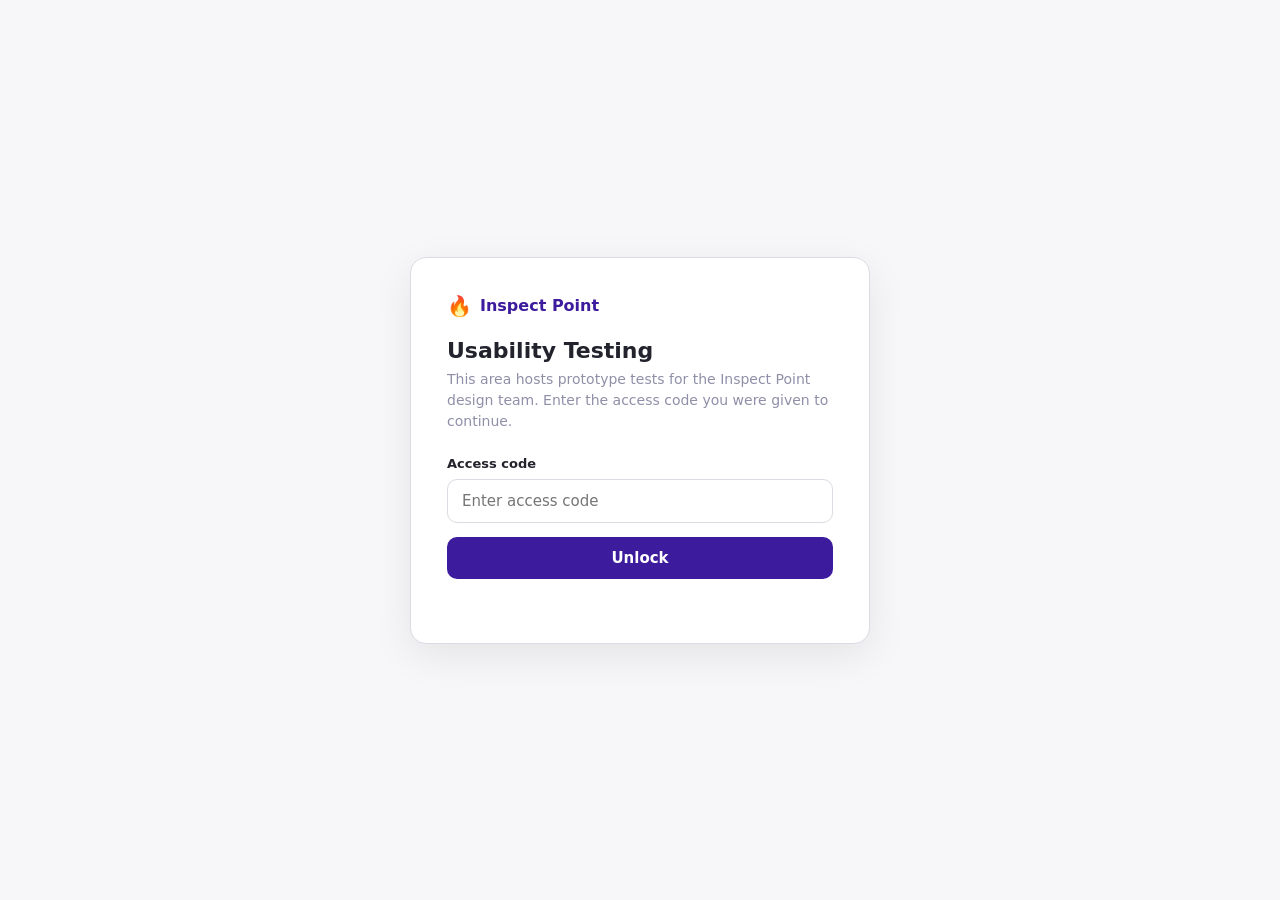
<file: index.html>
<!doctype html>
<html lang="en">
<head>
<meta charset="utf-8" />
<meta name="viewport" content="width=device-width, initial-scale=1" />
<title>Inspect Point — Usability Testing</title>
<style>
  :root { --purple:#3D1B9D; --coral:#EA6952; --ink:#23232D; --muted:#8F8FA8; --line:#DBDBE4; }
  * { box-sizing: border-box; }
  body { margin:0; font-family: system-ui, -apple-system, "Segoe UI", sans-serif; color:var(--ink);
         background:#F7F7F9; min-height:100vh; display:flex; align-items:center; justify-content:center; padding:24px; }
  .card { background:#fff; border:1px solid var(--line); border-radius:16px; box-shadow:0 12px 40px rgba(0,0,0,.08);
          width:100%; max-width:460px; padding:36px; }
  .brand { display:flex; align-items:center; gap:8px; font-weight:600; color:var(--purple); margin-bottom:20px; }
  .brand .flame { color:var(--coral); font-size:20px; }
  h1 { font-size:22px; margin:0 0 6px; }
  p.sub { color:var(--muted); font-size:14px; margin:0 0 24px; line-height:1.5; }
  label { display:block; font-size:13px; font-weight:600; margin-bottom:8px; }
  input[type=password] { width:100%; padding:12px 14px; font-size:15px; border:1px solid var(--line);
          border-radius:10px; font-family:inherit; }
  input[type=password]:focus { outline:none; border-color:var(--purple); }
  button { width:100%; margin-top:14px; padding:12px; font-size:15px; font-weight:600; color:#fff;
           background:var(--purple); border:0; border-radius:10px; cursor:pointer; font-family:inherit; }
  button:hover { background:#54265E; }
  .err { color:#DB2B39; font-size:13px; margin-top:10px; min-height:18px; }
  .tests { list-style:none; padding:0; margin:8px 0 0; }
  .tests li { border:1px solid var(--line); border-radius:12px; margin-bottom:12px; }
  .tests a { display:flex; align-items:center; justify-content:space-between; padding:16px 18px;
             text-decoration:none; color:var(--ink); }
  .tests a:hover { background:#F7F7F9; }
  .tests .t-name { font-weight:600; font-size:15px; }
  .tests .t-desc { font-size:13px; color:var(--muted); margin-top:2px; }
  .tests .arrow { color:var(--purple); font-size:18px; }
  .hidden { display:none; }
  .foot { color:var(--muted); font-size:12px; margin-top:18px; line-height:1.5; }
</style>
</head>
<body>
  <div class="card">
    <div class="brand"><span class="flame">&#128293;</span> Inspect Point</div>

    <div id="gate">
      <h1>Usability Testing</h1>
      <p class="sub">This area hosts prototype tests for the Inspect Point design team. Enter the access code you were given to continue.</p>
      <label for="pw">Access code</label>
      <input id="pw" type="password" autocomplete="off" placeholder="Enter access code" />
      <button id="go">Unlock</button>
      <div class="err" id="err"></div>
    </div>

    <div id="content" class="hidden">
      <h1>Available tests</h1>
      <p class="sub">Pick a test below. Each one runs on its own — follow the tasks as they appear.</p>
      <!-- component-setup-internal-test/ stays in the repo for reference but is intentionally unlisted -->
      <!-- Moderated "Building setup" prototype is intentionally unlisted; facilitators share its link directly -->
      <ul class="tests">
        <li>
          <a href="component-setup/Component%20Setup%20%E2%80%94%20Test.html">
            <span>
              <span class="t-name">Components: Setup</span>
              <span class="t-desc">Set up component types, questions, and sections</span>
            </span>
            <span class="arrow">&rarr;</span>
          </a>
        </li>
        <li>
          <a href="taxonomy-workshop/">
            <span>
              <span class="t-name">System mapping workshop</span>
              <span class="t-desc">Build a system, then name its levels (SME sessions)</span>
            </span>
            <span class="arrow">&rarr;</span>
          </a>
        </li>
        <li>
          <a href="demo/Demo%20%E2%80%94%20Test.html">
            <span>
              <span class="t-name">Demo (walkthrough)</span>
            </span>
            <span class="arrow">&rarr;</span>
          </a>
        </li>
      </ul>
      <p class="foot">More tests will appear here as they're added.</p>
    </div>
  </div>

<script>
  var STORED_HASH = "696ce2066e3aa425be83e103a7fc575bde92e8c85091dfbceecb8663c42bc730";
  var gate = document.getElementById('gate');
  var content = document.getElementById('content');
  var err = document.getElementById('err');
  var pw = document.getElementById('pw');

  function unlock(){ gate.classList.add('hidden'); content.classList.remove('hidden'); }

  async function sha256Hex(text){
    var buf = await crypto.subtle.digest('SHA-256', new TextEncoder().encode(text));
    return Array.from(new Uint8Array(buf)).map(function(b){ return b.toString(16).padStart(2,'0'); }).join('');
  }

  async function check(){
    err.textContent = '';
    var h = await sha256Hex(pw.value);
    if (h === STORED_HASH) {
      try { sessionStorage.setItem('ut_unlocked', '1'); } catch(e){}
      unlock();
    } else {
      err.textContent = 'That code didn’t match. Please try again.';
      pw.value = ''; pw.focus();
    }
  }

  if (sessionStorage.getItem('ut_unlocked') === '1') unlock();
  document.getElementById('go').addEventListener('click', check);
  pw.addEventListener('keydown', function(e){ if (e.key === 'Enter') check(); });
</script>
</body>
</html>
</file>
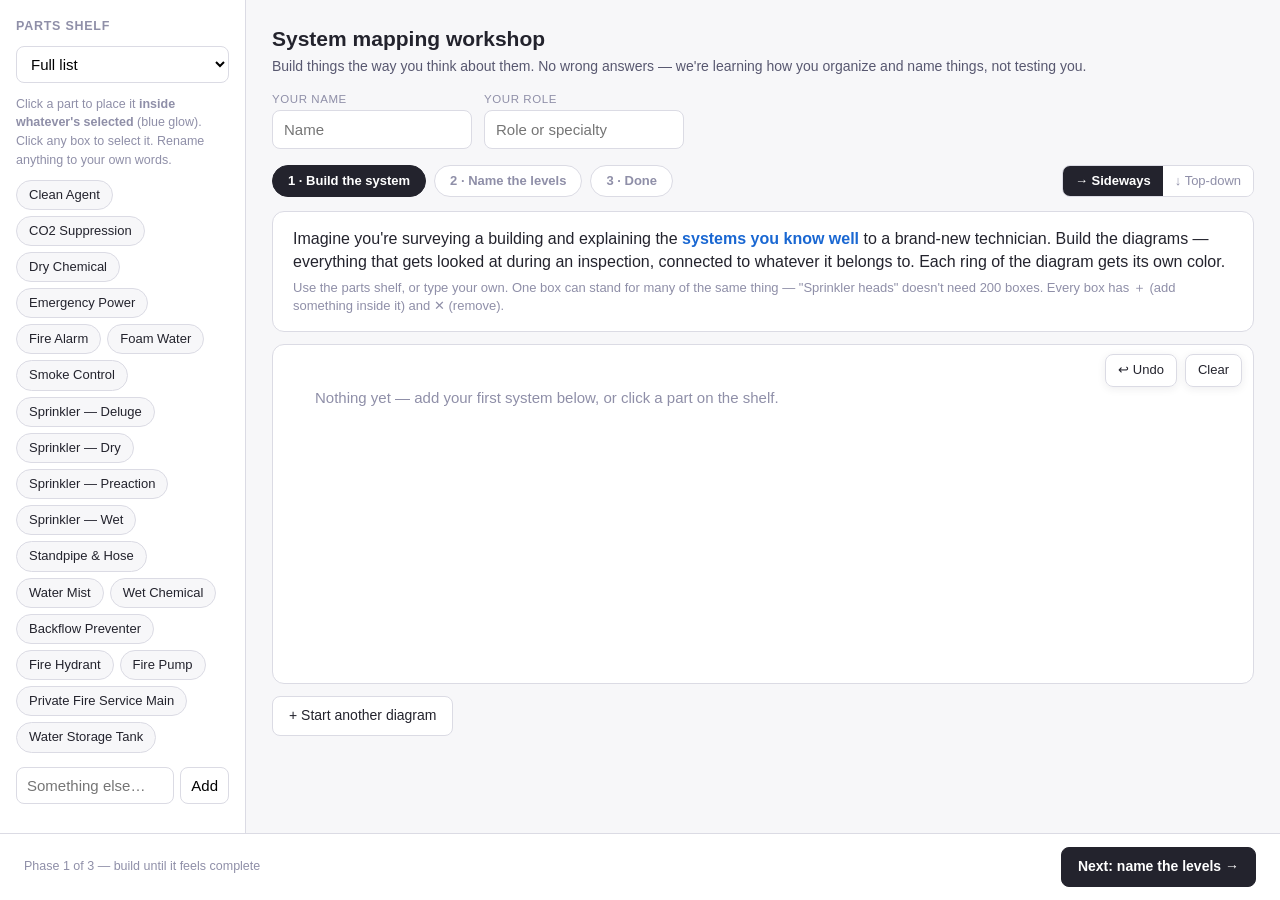
<file: taxonomy-workshop/index.html>
<!DOCTYPE html>
<html lang="en">
<head>
<meta charset="utf-8">
<meta name="viewport" content="width=device-width, initial-scale=1">
<title>System mapping workshop</title>
<style>
  :root{
    --ink:#23232D; --mut:#585870; --soft:#8F8FA8; --line:#DBDBE4; --bg:#F7F7F9;
    --accent:#1967D2; --green:#017350; --paper:#fff; --wire:#B9BFCE;
  }
  *{box-sizing:border-box; margin:0; padding:0;}
  body{font-family:-apple-system,BlinkMacSystemFont,"Segoe UI",Roboto,Helvetica,Arial,sans-serif;
    color:var(--ink); background:var(--bg); font-size:15px; line-height:1.4;}
  button{font:inherit; cursor:pointer;}
  input, textarea, select{font:inherit;}

  .app{display:flex; min-height:100vh;}

  /* ---------------- palette ---------------- */
  .palette{width:246px; flex-shrink:0; background:var(--paper); border-right:1px solid var(--line);
    padding:18px 16px 120px; position:sticky; top:0; align-self:flex-start; height:100vh; overflow:auto;}
  .palette h2{font-size:12.5px; text-transform:uppercase; letter-spacing:.06em; color:var(--soft);}
  .palette select{width:100%; margin:10px 0 12px; padding:8px 10px; border:1px solid var(--line);
    border-radius:8px; background:#fff;}
  .pal-hint{font-size:12.5px; color:var(--soft); margin-bottom:10px; line-height:1.5;}
  .chiplist{display:flex; flex-wrap:wrap; gap:6px;}
  .chiplist button{border:1px solid var(--line); background:var(--bg); border-radius:16px;
    padding:5px 12px; font-size:13px; color:var(--ink);}
  .chiplist button:hover{border-color:var(--accent); color:var(--accent); background:#fff;}
  .pal-custom{margin-top:14px; display:flex; gap:6px;}
  .pal-custom input{flex:1; min-width:0; border:1px solid var(--line); border-radius:8px;
    padding:7px 10px; outline:none;}
  .pal-custom input:focus{border-color:var(--accent);}
  .pal-custom button{border:1px solid var(--line); border-radius:8px; background:#fff; padding:7px 10px;}

  /* ---------------- main ---------------- */
  .main{flex:1; min-width:0; padding:24px 26px 130px;}
  header h1{font-size:21px; font-weight:700;}
  header p{color:var(--mut); margin-top:4px; font-size:14px;}
  .setup{display:flex; gap:12px; margin:14px 0 4px; flex-wrap:wrap;}
  .setup label{font-size:11.5px; color:var(--soft); display:block; margin-bottom:3px;
    text-transform:uppercase; letter-spacing:.05em;}
  .setup input{border:1px solid var(--line); border-radius:8px; padding:8px 11px; width:200px;
    background:var(--paper); outline:none;}
  .setup input:focus{border-color:var(--accent);}
  .phasebar{display:flex; gap:8px; margin:16px 0 14px; align-items:center;}
  .phasebar .ph{padding:6px 15px; border-radius:20px; font-size:13px; font-weight:600;
    border:1px solid var(--line); background:var(--paper); color:var(--soft);}
  .phasebar .ph.on{background:var(--ink); border-color:var(--ink); color:#fff;}
  .orient{margin-left:auto; display:flex; border:1px solid var(--line); border-radius:8px; overflow:hidden;}
  .orient button{padding:6px 12px; background:#fff; border:none; color:var(--soft); font-size:13px;}
  .orient button.on{background:var(--ink); color:#fff; font-weight:600;}
  .card{background:var(--paper); border:1px solid var(--line); border-radius:12px; padding:16px 20px; margin-bottom:12px;}
  .task{font-size:16px;}
  .task b{color:var(--accent);}
  .hint{color:var(--soft); font-size:13px; margin-top:6px;}

  /* ---------------- diagram ---------------- */
  .canvas-wrap{position:relative;}
  .board-tools{position:absolute; top:10px; right:12px; z-index:6; display:flex; gap:8px;}
  .board-tools .btn{padding:6px 12px; font-size:13px; background:rgba(255,255,255,.96);
    box-shadow:0 2px 8px rgba(35,35,45,.08);}
  .canvas{background:var(--paper); border:1px solid var(--line); border-radius:12px;
    overflow:auto; min-height:340px; padding:0;}
  #diagram{position:relative; padding:34px; min-width:min-content;}
  #wires{position:absolute; top:0; left:0; pointer-events:none; z-index:0;}
  .branch{position:relative; z-index:1;}
  #diagram.lr .branch{display:flex; align-items:center;}
  #diagram.lr .subkids{display:flex; flex-direction:column; gap:10px; margin-left:56px;}
  #diagram.td .branch{display:flex; flex-direction:column; align-items:center;}
  #diagram.td .subkids{display:flex; flex-direction:row; align-items:flex-start; gap:14px; margin-top:48px;}
  #diagram.lr > .branch + .branch{margin-top:28px;}
  #diagram.td{display:flex; gap:40px; align-items:flex-start;}

  .pill{display:inline-flex; align-items:center; gap:6px; border:1.5px solid; border-radius:12px;
    padding:8px 10px; background:#fff; white-space:nowrap; position:relative; z-index:1;}
  .pill .nm{border:none; background:transparent; outline:none; font-weight:600; font-size:14px;
    color:var(--ink); min-width:40px;}
  .pill .nm::placeholder{color:#A9B2C4; font-weight:400;}
  .pill.selected{box-shadow:0 0 0 3px rgba(25,103,210,.28);}
  .qty{display:inline-flex; align-items:center; background:rgba(255,255,255,.75); border:1px solid rgba(0,0,0,.12);
    border-radius:12px; padding:0 2px; font-size:11.5px; color:var(--mut);}
  .qty button{border:none; background:none; color:var(--soft); padding:1px 4px; font-size:12px; line-height:1;}
  .qty button:hover{color:var(--ink);}
  .qty b{font-weight:700; color:var(--ink); min-width:12px; text-align:center;}
  .ptools{display:inline-flex; gap:1px; opacity:.6; transition:opacity .12s;}
  .pill:hover .ptools{opacity:1;}
  .ptools button{border:none; background:none; color:var(--mut); font-size:11.5px; padding:2px 4px; border-radius:4px;}
  .ptools button:hover{background:rgba(0,0,0,.08); color:var(--ink);}
  .grip{cursor:grab; color:rgba(35,35,45,.35); font-size:12px; user-select:none; margin-right:2px;}
  .grip:active{cursor:grabbing;}
  .pill.drop-target{outline:2.5px dashed var(--accent); outline-offset:2px;}
  .pill.dragging{opacity:.45;}

  .addroot{margin-top:12px;}
  .btn{border:1px solid var(--line); background:var(--paper); border-radius:8px;
    padding:9px 16px; font-size:14px; color:var(--ink);}
  .btn:hover{background:var(--bg);}
  .btn.primary{background:var(--ink); color:#fff; border-color:var(--ink); font-weight:600;}
  .btn.primary:hover{background:#000;}

  /* ---------------- level naming ---------------- */
  .level{border:1px solid var(--line); border-left-width:6px; border-radius:12px; background:var(--paper);
    padding:16px 20px; margin-bottom:12px;}
  .level .depth{font-size:12px; letter-spacing:.05em; text-transform:uppercase; color:var(--mut);
    display:flex; align-items:center; gap:8px; font-weight:700;}
  .swatch{display:inline-block; width:30px; height:18px; border-radius:6px; border:1.5px solid;}
  .level .members{margin:10px 0 12px; display:flex; flex-wrap:wrap; gap:6px;}
  .level .members span{border:1.5px solid; border-radius:14px; padding:3px 11px; font-size:13px; color:var(--ink);}
  .level .q{font-size:14px; font-weight:600; margin-bottom:6px;}
  .level input[type=text]{width:100%; border:1px solid var(--line); border-radius:8px;
    padding:9px 12px; font-size:15.5px; outline:none;}
  .level input[type=text]:focus{border-color:var(--accent);}
  .level textarea{width:100%; border:1px solid var(--line); border-radius:8px; padding:9px 12px;
    font-size:14px; outline:none; margin-top:8px; resize:vertical; min-height:52px;}
  .level textarea:focus{border-color:var(--accent);}

  .footerbar{position:fixed; bottom:0; left:0; right:0; background:var(--paper);
    border-top:1px solid var(--line); padding:13px 24px; display:flex; gap:12px;
    justify-content:flex-end; align-items:center; z-index:50;}
  .footerbar .note{margin-right:auto; color:var(--soft); font-size:12.5px;}
  .done-summary{white-space:pre-wrap; font-family:ui-monospace,Menlo,monospace; font-size:12.5px;
    background:var(--bg); border:1px solid var(--line); border-radius:8px; padding:14px; margin-top:12px;
    max-height:320px; overflow:auto;}
  .ok{color:var(--green); font-weight:600;}
</style>
</head>
<body>
<div class="app">
  <aside class="palette" id="palette">
    <h2>Parts shelf</h2>
    <select id="pal-set" onchange="renderPalette()"></select>
    <div class="pal-hint">Click a part to place it <b>inside whatever's selected</b> (blue glow). Click any box to select it. Rename anything to your own words.</div>
    <div class="chiplist" id="pal-chips"></div>
    <div class="pal-custom">
      <input id="pal-custom-input" placeholder="Something else…"
        onkeydown="if(event.key==='Enter')addCustomPart()">
      <button onclick="addCustomPart()">Add</button>
    </div>
  </aside>

  <div class="main">
    <header>
      <h1>System mapping workshop</h1>
      <p>Build things the way you think about them. No wrong answers — we're learning how you organize and name things, not testing you.</p>
    </header>

    <div class="setup">
      <div><label>Your name</label><input id="p-name" placeholder="Name"></div>
      <div><label>Your role</label><input id="p-role" placeholder="Role or specialty"></div>
    </div>

    <div class="phasebar">
      <span class="ph on" id="ph1">1 · Build the system</span>
      <span class="ph" id="ph2">2 · Name the levels</span>
      <span class="ph" id="ph3">3 · Done</span>
      <span class="orient" id="orient-toggle">
        <button id="or-lr" class="on" onclick="setOrient('lr')">→ Sideways</button>
        <button id="or-td" onclick="setOrient('td')">↓ Top-down</button>
      </span>
    </div>

    <section id="phase-build">
      <div class="card">
        <div class="task">Imagine you're surveying a building and explaining the
          <b>systems you know well</b> to a brand-new technician. Build the diagrams — everything that
          gets looked at during an inspection, connected to whatever it belongs to. Each ring of the
          diagram gets its own color.</div>
        <div class="hint">Use the parts shelf, or type your own. One box can stand for many of the same thing — "Sprinkler heads" doesn't need 200 boxes. Every box has ＋ (add something inside it) and ✕ (remove).</div>
      </div>
      <div class="canvas-wrap">
        <div class="board-tools">
          <button class="btn" onclick="undoLast()">↩ Undo</button>
          <button class="btn" onclick="clearBoard()">Clear</button>
        </div>
        <div class="canvas"><div id="diagram" class="lr"><svg id="wires"></svg></div></div>
      </div>
      <div class="addroot">
        <button class="btn" onclick="addNode(null, '', true)">+ Start another diagram</button>
      </div>
    </section>

    <section id="phase-name" style="display:none;">
      <div class="card">
        <div class="task">Here's everything you built, grouped by <b>color — each color is one ring of your diagram</b>.
          For each one: what's honestly the <b>best name</b> for the things in this color, as a category?</div>
        <div class="hint">We want the word you'd actually say on a job site or in the office — not what Inspect Point,
          BuildingReports, or any other software labels these. Forget the software entirely and name them the way the
          trade talks. (If a software word really is the right word, that counts too — just make it your call, not the tool's.)</div>
      </div>
      <div id="levels"></div>
    </section>

    <section id="phase-done" style="display:none;">
      <div class="card">
        <div class="task ok">Saved. Thank you — this is exactly what we needed.</div>
        <div class="hint" id="submit-status">Sending to the results dashboard…</div>
        <div class="done-summary" id="summary"></div>
      </div>
    </section>
  </div>
</div>

<div class="footerbar">
  <span class="note" id="foot-note">Phase 1 of 3 — build until it feels complete</span>
  <button class="btn" id="back-btn" style="display:none;" onclick="goBuild()">← Back to building</button>
  <button class="btn primary" id="next-btn" onclick="nextPhase()">Next: name the levels →</button>
</div>

<script>
/* ------------------------------------------------ tier colors (match the FigJam board) */
const TIERS = [
  {name:'mint',  bg:'#DFF5EA', border:'#7FCBA6'},
  {name:'gray',  bg:'#EFEFF3', border:'#AFAFC0'},
  {name:'cream', bg:'#FCF2D3', border:'#DEC069'},
  {name:'blue',  bg:'#DCE9FB', border:'#96BDF2'},
  {name:'pink',  bg:'#F9E3EA', border:'#D998B0'},
];
const tier = d => TIERS[Math.min(d, TIERS.length - 1)];

/* ------------------------------------------------ parts shelf
   One set per GREEN system node on Alana's Inspectable Tree FigJam
   (figma.com/board/Kuc1z8BIvNXSB1fmI1yegz). Part names copied from the board
   verbatim. Board is DRAFT pending SME sign-off - shelf is convenience, not gospel. */
const PART_SETS = {
  /* Sprinkler common parts shared by all four types (board: "Common to all types") */
  ...(() => {
    const COMMON = ['OS&Y valve','Post indicator valve (PIV)','Butterfly valve','Gate valve','Tamper switch',
      'Main drain valve','Check valves (riser)','Inspector\u2019s test valve & drains','Water pressure gauge',
      'Fire dept connection (FDC)','Backflow preventer','Sprinkler heads / head group',
      'Spare-head cabinet / Sprinkler Box'];
    return {
      'Sprinkler — Wet': ['Alarm check valve','Retard chamber','Alarm pressure switch',
        'Supply pressure gauge','System pressure gauge','Ball drip','Waterflow switch (vane)',
        'Antifreeze loop', ...COMMON],
      'Sprinkler — Dry': ['Dry pipe valve','Air pressure gauge','Low-air pressure switch',
        'Accelerator / QOD','Air compressor / maint. device','Ball drip',
        'Nitrogen generator / inerting system', ...COMMON],
      'Sprinkler — Deluge': ['Deluge valve','Solenoid / release','Releasing control panel',
        'Pressure gauges','Manual release','Fire detection system','Detectors (cross-zoned)',
        'Open nozzles', ...COMMON],
      'Sprinkler — Preaction': ['Preaction valve','Solenoid / release','Releasing control panel',
        'Pressure gauges','Fire detection system','Detectors (cross-zoned)', ...COMMON],
    };
  })(),
  'Standpipe & Hose': ['Hose valve','Pressure-reducing valve','Pressure gauge','Cap & chain','Gasket',
    'Fire hose','FDC','Caps & chains','Check valve / clapper'],
  'Fire Pump': ['Fire pump (elec/diesel)','Pump controller','Jockey pump','Jockey controller',
    'Suction pressure gauge','Discharge pressure gauge','Casing relief valve','Relief / circulation valve',
    'Flow meter','Pressure transducer','Diesel engine','Cooling system','Starting batteries + charger',
    'Fuel tank + level gauge','Block heater','Oil pressure gauge','Coolant / temp sensor',
    'Automatic transfer switch'],
  'Private Fire Service Main': ['Underground piping','Sectional valve','Post indicator valve','Check valves',
    'Main drain valve'],
  'Water Storage Tank': ['Tank shell','Tank heater','Level sensor','Water level switch','High/low water alarm',
    'Temp sensor + low-temp alarm','Low temp switch','Pressure gauge'],
  'Fire Hydrant': ['Barrel','Main valve / stem','Outlet caps & chains','Packing glands','Drain / weep valve',
    'Handle / lever','Gasket'],
  'Backflow Preventer': ['Check valves','Relief valve','Test cocks','Shutoff valves','OS&Y valve',
    'Air-release valve'],
  'Foam Water': ['Agent tank','Liquid level / weigh device','Deluge valve','Discharge nozzles',
    'Pressure gauges','Fire detection system'],
  'Fire Alarm': ['Fire Alarm Control Unit (FACU)','Batteries + charger','Primary (AC) power',
    'Remote annunciator / alarm','Manual pull station','Photoelectric smoke','Ionization smoke',
    'Fixed-temp heat','Rate-of-rise heat','Duct smoke detector','Beam detector','CO detector',
    'Air-sampling (VESDA)','Horn / strobe','Speaker / strobe','Bell','Voice-evac speakers',
    'Monitor Module','Control Module','Relay Module','DACT (phone dialer)','Cellular communicator',
    'Waterflow switch','Tamper switch','Fire pump running','Fire pump trouble'],
  'Wet Chemical': ['Agent tank','Pressure gauge / cartridge','Appliance nozzles','Duct nozzle',
    'Plenum nozzle','Fusible links','Detection cable / line','Terminal link','Manual pull station',
    'Gas valve (mech/electric)','Appliance shunt trip','Micro-switch','Regulated release assembly',
    'Exhaust hood','Ductwork','Grease filters / baffles','Nozzle caps / foil'],
  'Clean Agent': ['Releasing control panel','Releasing Module','Batteries + charger',
    'Agent cylinder / container','Cylinder valve','Valve actuator / solenoid','Pressure gauge',
    'Low-pressure supervisory switch','Discharge nozzles','Distribution piping',
    'Cross-zoned smoke detectors','Manual release station','Abort switch','Pre-discharge alarm',
    'Discharge alarm','Warning signs / placards'],
  'CO2 Suppression': ['Releasing control panel','Agent cylinder / container','Pilot cylinder',
    'Cylinder valve','Valve actuator / solenoid','Selector / directional valves','Discharge nozzles',
    'Distribution piping','Pressure switch','Liquid level / weigh device','Cross-zoned smoke detectors',
    'Cross-zoned heat detectors','Manual release station','Lockout valve','Pneumatic time delay',
    'Odorizer','Pre-discharge alarm','Warning signs / placards'],
  'Dry Chemical': ['Agent tank / cylinder','Cartridge','Pressure gauge / cartridge',
    'Discharge nozzles','Distribution piping','Fusible links','Detection cable / line',
    'Manual pull station','Micro-switch','Regulated release assembly','Warning signs / placards'],
  'Water Mist': ['Water mist pump','Water mist valve','Releasing control panel',
    'Distribution piping','Mist nozzles','Strainers / filters','Pressure gauges','Fire detection system',
    'Cross-zoned detectors'],
  'Smoke Control': ['Smoke control panel','Smoke dampers','Exhaust / supply fans',
    'Stair pressurization','Fire command center'],
  'Emergency Power': ['Generator','Diesel engine','Automatic transfer switch',
    'Starting batteries + charger','Fuel tank + level sensor','Block heater','Oil pressure gauge',
    'Coolant / temp sensor'],
  'Blank (no shelf)': [],
};

/* ------------------------------------------------ state */
let nodes = [];           /* {id, name, qty, children:[]} */
let nextId = 1;
let selectedId = null;
let levelAnswers = {};
let phase = 1;
let orient = 'lr';

const $ = s => document.querySelector(s);
const esc = t => String(t).replace(/[&<>"']/g, c => ({'&':'&amp;','<':'&lt;','>':'&gt;','"':'&quot;',"'":'&#39;'}[c]));

/* ------------------------------------------------ palette */
const ALL_SYSTEMS = 'Full list';
/* the five supply-side/standalone entries — everything else on the shelf is a true system.
   Explicit list so shelf labels never need the word "System" (de-seeded for the naming study). */
const ASSET_SETS = ['Backflow Preventer','Fire Hydrant','Fire Pump','Private Fire Service Main','Water Storage Tank'];
function systemNames(){
  const names = Object.keys(PART_SETS).filter(k => k !== 'Blank (no shelf)');
  const isAsset = n => ASSET_SETS.includes(n);
  return [
    ...names.filter(n => !isAsset(n)).sort((a, b) => a.localeCompare(b)),
    ...names.filter(isAsset).sort((a, b) => a.localeCompare(b)),
  ];
}
function initPalette(){
  const names = [ALL_SYSTEMS, ...systemNames(), 'Blank (no shelf)'];
  $('#pal-set').innerHTML = names.map(k => `<option>${esc(k)}</option>`).join('');
  renderPalette();
}
function renderPalette(){
  const choice = $('#pal-set').value;
  const set = choice === ALL_SYSTEMS ? systemNames() : (PART_SETS[choice] || []);
  $('#pal-chips').innerHTML = set.length
    ? set.map(p => `<button onclick="placePart('${esc(p).replace(/'/g,"\\'")}')">${esc(p)}</button>`).join('')
    : '<span style="font-size:13px;color:var(--soft);">No shelf — type parts into the diagram or the box below.</span>';
}
function placePart(name){
  /* systems always land at the top tier, regardless of what's selected */
  if (PART_SETS[name]){
    const node = addNode(null, name, false);
    node.shelfSet = name;
    selectedId = node.id;
    switchShelf(name);
    render();
    return;
  }
  const target = selectedId ?? (nodes.length ? nodes[nodes.length-1].id : null);
  addNode(target, name, false);
}
function switchShelf(setName){
  if (PART_SETS[setName] && $('#pal-set').value !== setName){
    $('#pal-set').value = setName;
    renderPalette();
  }
}
function addCustomPart(){
  const i = $('#pal-custom-input');
  if (!i.value.trim()) return;
  placePart(i.value.trim());
  i.value = '';
  i.focus();
}

/* ------------------------------------------------ tree ops */
function addNode(parentId, name, focus){
  snapshotAll();
  const node = {id: nextId++, name: name || '', qty: 1, children: []};
  if (parentId === null || parentId === undefined || !findNode(parentId)){ nodes.push(node); }
  else { findNode(parentId).children.push(node); }
  if (!name) selectedId = node.id;
  render();
  if (focus || !name) setTimeout(() => { const i = document.getElementById('n-' + node.id); if (i) i.focus(); }, 30);
  return node;
}
function findNode(id, list){
  list = list || nodes;
  for (const n of list){
    if (n.id === id) return n;
    const f = findNode(id, n.children); if (f) return f;
  }
  return null;
}
function removeNode(id, list){
  list = list || nodes;
  const i = list.findIndex(n => n.id === id);
  if (i >= 0){ list.splice(i,1); return true; }
  return list.some(n => removeNode(id, n.children));
}
function deleteNode(id){
  snapshotAll();
  removeNode(id);
  /* if the selection was inside the removed branch, clear it and reset the
     shelf back to the starter set */
  if (selectedId !== null && !findNode(selectedId)) selectedId = null;
  if (selectedId === null){
    $('#pal-set').value = ALL_SYSTEMS;
    renderPalette();
  }
  render();
}
function setName(id, v){
  findNode(id).name = v;
  const el = document.getElementById('n-' + id);
  if (el) el.size = Math.max(6, v.length);
  drawWiresSoon();
}
function contains(n, id){
  return n.children.some(c => c.id === id || contains(c, id));
}
function rootOf(id){
  return nodes.find(n => n.id === id || contains(n, id)) || null;
}

/* ------------------------------------------------ drag to re-parent */
let draggedId = null;
function dragStart(ev, id){
  ev.stopPropagation();
  draggedId = id;
  ev.dataTransfer.effectAllowed = 'move';
  ev.dataTransfer.setData('text/plain', String(id));
  const pill = ev.target.closest('.pill');
  if (pill) pill.classList.add('dragging');
}
function dragEnd(ev){
  draggedId = null;
  document.querySelectorAll('.pill.dragging, .pill.drop-target')
    .forEach(p => p.classList.remove('dragging', 'drop-target'));
}
function isSystemNode(n){
  if (!n) return false;
  if (n.shelfSet) return true;
  const nm = (n.name || '').trim().toLowerCase();
  return Object.keys(PART_SETS).some(k => k !== 'Blank (no shelf)' && k.toLowerCase() === nm);
}
function validDrop(targetId){
  if (draggedId === null || draggedId === targetId) return false;
  const dragged = findNode(draggedId);
  if (!dragged) return false;
  /* systems live at the top tier only — they can never become a child */
  if (isSystemNode(dragged)) return false;
  /* can't drop something into its own subtree */
  return !(targetId !== null && contains(dragged, targetId));
}
function dragOver(ev, targetId){
  if (!validDrop(targetId)) return;
  ev.preventDefault();
  ev.stopPropagation();
  ev.dataTransfer.dropEffect = 'move';
  ev.currentTarget.classList.add('drop-target');
}
function dragLeave(ev){
  ev.currentTarget.classList.remove('drop-target');
}
function dropOn(ev, targetId){
  ev.preventDefault();
  ev.stopPropagation();
  ev.currentTarget.classList.remove('drop-target');
  moveNode(draggedId, targetId);
  draggedId = null;
}
function moveNode(srcId, targetId){
  /* drops must land on a pill — nothing can be dragged to the top (green) level.
     New systems come only from the shelf or "+ Add another system". */
  if (srcId === null || targetId === null || !validDrop(targetId)) return;
  const node = findNode(srcId);
  snapshotAll();
  removeNode(srcId);
  findNode(targetId).children.push(node);
  selectedId = node.id;
  render();
}

/* ------------------------------------------------ board undo */
const UNDO = [];   /* snapshots of the whole board */
function snapshotAll(){
  UNDO.push(JSON.stringify(nodes));
  if (UNDO.length > 50) UNDO.shift();
}
/* kept as an alias so every call site funnels to the board-level stack */
function snapshotSystem(){ snapshotAll(); }
function undoLast(){
  if (!UNDO.length){ toast('Nothing to undo yet'); return; }
  nodes = JSON.parse(UNDO.pop());
  if (selectedId !== null && !findNode(selectedId)) selectedId = null;
  if (selectedId === null){ $('#pal-set').value = ALL_SYSTEMS; renderPalette(); }
  render();
}
function clearBoard(){
  if (!nodes.length){ toast('The board is already empty'); return; }
  if (!confirm('Clear the whole board? You can undo this.')) return;
  snapshotAll();
  nodes = [];
  selectedId = null;
  $('#pal-set').value = ALL_SYSTEMS;
  renderPalette();
  render();
}
let toastTimer = null;
function toast(msg){
  let t = document.getElementById('mini-toast');
  if (!t){
    t = document.createElement('div');
    t.id = 'mini-toast';
    t.style.cssText = 'position:fixed;bottom:74px;left:50%;transform:translateX(-50%);background:#23232D;color:#fff;padding:8px 16px;border-radius:8px;font-size:13px;z-index:200;opacity:0;transition:opacity .2s;pointer-events:none;';
    document.body.appendChild(t);
  }
  t.textContent = msg;
  t.style.opacity = '1';
  clearTimeout(toastTimer);
  toastTimer = setTimeout(() => { t.style.opacity = '0'; }, 2200);
}
function selectNode(id, ev){
  ev.stopPropagation();
  selectedId = (selectedId === id) ? null : id;
  if (selectedId !== null){
    /* selecting any node surfaces the shelf of the system it lives in */
    const root = rootOf(id);
    const set = root && (root.shelfSet ||
      (PART_SETS[(root.name || '').trim()] ? root.name.trim() : null));
    if (set) switchShelf(set);
  }
  render();
}

/* ------------------------------------------------ diagram rendering */
function branchHTML(n, depth, parentId){
  const t = tier(depth);
  const pill = `<div class="pill ${selectedId === n.id ? 'selected' : ''}"
      style="background:${t.bg}; border-color:${t.border};"
      data-pill="${n.id}" ${parentId != null ? `data-parent="${parentId}"` : ''}
      onclick="selectNode(${n.id}, event)"
      ondragover="dragOver(event, ${n.id})" ondragleave="dragLeave(event)" ondrop="dropOn(event, ${n.id})">
    <span class="grip" draggable="true" title="Drag to move this (and everything inside it) somewhere else"
      ondragstart="dragStart(event, ${n.id})" ondragend="dragEnd(event)">⠿</span>
    <input class="nm" id="n-${n.id}" value="${esc(n.name)}" placeholder="Name this…"
      size="${Math.max(6, n.name.length)}"
      onclick="event.stopPropagation()"
      onfocus="snapshotSystem(${n.id})"
      oninput="setName(${n.id}, this.value)"
      onkeydown="if(event.key==='Enter'){event.preventDefault(); this.blur();}">
    <span class="ptools">
      <button title="Add something inside this" onclick="event.stopPropagation(); addNode(${n.id}, '', true)">＋</button>
      <button title="Remove" onclick="event.stopPropagation(); if(confirm('Remove this and everything connected under it?')) deleteNode(${n.id});">✕</button>
    </span>
  </div>`;
  return `<div class="branch">
    ${pill}
    ${n.children.length ? `<div class="subkids">${n.children.map(c => branchHTML(c, depth + 1, n.id)).join('')}</div>` : ''}
  </div>`;
}
/* asset-like top-tier entries (no "System" in their shelf name) render one tier
   down the color ladder — gray, like devices — so only true systems are mint */
function rootTierOffset(n){
  const setName = n.shelfSet ||
    (Object.keys(PART_SETS).find(k => k !== 'Blank (no shelf)' &&
      k.toLowerCase() === (n.name || '').trim().toLowerCase()) || null);
  return (setName && ASSET_SETS.includes(setName)) ? 1 : 0;
}
function render(){
  const d = $('#diagram');
  d.className = orient;
  d.innerHTML = '<svg id="wires"></svg>' + (nodes.map(n => branchHTML(n, rootTierOffset(n), null)).join('') ||
    '<div style="color:var(--soft); padding:8px;">Nothing yet — add your first system below, or click a part on the shelf.</div>');
  drawWiresSoon();
}
let wireTimer = null;
function drawWiresSoon(){ clearTimeout(wireTimer); wireTimer = setTimeout(drawWires, 30); }
function drawWires(){
  const diagram = $('#diagram'); const svg = $('#wires');
  if (!svg) return;
  svg.setAttribute('width', diagram.scrollWidth);
  svg.setAttribute('height', diagram.scrollHeight);
  const base = diagram.getBoundingClientRect();
  let paths = '';
  diagram.querySelectorAll('[data-parent]').forEach(child => {
    const parent = diagram.querySelector(`[data-pill="${child.dataset.parent}"]`);
    if (!parent) return;
    const a = parent.getBoundingClientRect(), b = child.getBoundingClientRect();
    let d;
    if (orient === 'lr'){
      const x1 = a.right - base.left, y1 = a.top + a.height/2 - base.top;
      const x2 = b.left - base.left,  y2 = b.top + b.height/2 - base.top;
      const mid = (x1 + x2) / 2;
      d = `M${x1},${y1} C${mid},${y1} ${mid},${y2} ${x2},${y2}`;
    } else {
      const x1 = a.left + a.width/2 - base.left, y1 = a.bottom - base.top;
      const x2 = b.left + b.width/2 - base.left, y2 = b.top - base.top;
      const mid = (y1 + y2) / 2;
      d = `M${x1},${y1} C${x1},${mid} ${x2},${mid} ${x2},${y2}`;
    }
    paths += `<path d="${d}" fill="none" stroke="var(--wire)" stroke-width="1.5"/>`;
  });
  svg.innerHTML = paths;
}
function setOrient(o){
  orient = o;
  $('#or-lr').classList.toggle('on', o === 'lr');
  $('#or-td').classList.toggle('on', o === 'td');
  render();
}
window.addEventListener('resize', drawWiresSoon);

/* ------------------------------------------------ levels */
function collectByDepth(){
  /* grouped by COLOR tier, not raw depth. Standalone asset-like roots are
     EXCLUDED here — they get their own naming card — but their parts still
     land in the color tiers (starting at cream). */
  const byDepth = {};
  const walk = (list, d) => list.forEach(n => {
    if (n.name.trim()){
      (byDepth[d] = byDepth[d] || []).push(n.name.trim() + ((n.qty || 1) > 1 ? ` (×${n.qty})` : ''));
    }
    walk(n.children, d + 1);
  });
  nodes.forEach(n => {
    const off = rootTierOffset(n);
    if (off > 0){ walk(n.children, off + 1); }
    else { walk([n], 0); }
  });
  return byDepth;
}
function collectStandalone(){
  return nodes.filter(n => rootTierOffset(n) > 0 && n.name.trim()).map(n => n.name.trim());
}
function renderLevels(){
  const byDepth = collectByDepth();
  const depths = Object.keys(byDepth).map(Number).sort((a,b) => a - b).filter(d => d > 0);
  $('#levels').innerHTML = depths.map(d => {
    const t = tier(d);
    return `<div class="level" style="border-left-color:${t.border};">
      <div class="depth">
        <span class="swatch" style="background:${t.bg}; border-color:${t.border};"></span>
        The ${t.name} boxes ${d === 0 ? '— the top of your diagram' : `— level ${d + 1}`}
      </div>
      <div class="members">${byDepth[d].map(m =>
        `<span style="background:${t.bg}; border-color:${t.border};">${esc(m)}</span>`).join('')}</div>
      <div class="q">${d === 0
        ? 'This building could also have a fire alarm, kitchen suppression, and a clean agent setup in the server room. A customer asks: \u201cHow many ___ do we have that need inspecting this year?\u201d What word fills the blank?'
        : `What would you call the ${t.name} things, as a category?`}</div>
      <input type="text" value="${esc(levelAnswers[d]?.label || '')}"
        oninput="levelAnswers[${d}] = levelAnswers[${d}] || {}; levelAnswers[${d}].label = this.value"
        placeholder="${d === 0 ? 'The word that fills the blank' : `Your word for the ${t.name} level`}">
      <textarea placeholder="What makes something belong at this level, and not the one above it?"
        oninput="levelAnswers[${d}] = levelAnswers[${d}] || {}; levelAnswers[${d}].rule = this.value">${esc(levelAnswers[d]?.rule || '')}</textarea>
    </div>`;
  }).join('') + standaloneCardHTML() + screenNameCardHTML();
}
let standaloneAnswer = {label: '', rule: ''};
let screenNameAnswer = '';
function screenNameCardHTML(){
  return `<div class="level" style="border-left-color:#AFAFC0;">
    <div class="depth">One last question</div>
    <div class="q">Imagine you just finished building out everything in this facility. If all of it
      were organized on a single screen you used every day, what would you expect that screen to be called?</div>
    <input type="text" value="${esc(screenNameAnswer)}"
      oninput="screenNameAnswer = this.value"
      placeholder="Your name for it">
  </div>`;
}
function standaloneCardHTML(){
  const items = collectStandalone();
  if (!items.length) return '';
  const t = TIERS[1]; /* gray */
  return `<div class="level" style="border-left-color:${t.border};">
    <div class="depth">
      <span class="swatch" style="background:${t.bg}; border-color:${t.border};"></span>
      Standing on their own — not connected to anything
    </div>
    <div class="members">${items.map(m =>
      `<span style="background:${t.bg}; border-color:${t.border};">${esc(m)}</span>`).join('')}</div>
    <div class="q">These are standing on their own, not connected under anything. What would you call them, as a category?</div>
    <input type="text" value="${esc(standaloneAnswer.label)}"
      oninput="standaloneAnswer.label = this.value"
      placeholder="Your word for these">
    <textarea placeholder="Is that the same word you'd use for the gray boxes that sit under something, or different? What makes these different?"
      oninput="standaloneAnswer.rule = this.value">${esc(standaloneAnswer.rule)}</textarea>
  </div>`;
}

/* ------------------------------------------------ phases */
function nextPhase(){
  if (phase === 1){
    if (!nodes.some(n => n.name.trim())){ alert('Add at least one named item first.'); return; }
    phase = 2; renderLevels();
  } else if (phase === 2){
    phase = 3; finish();
  } else { download(); return; }
  syncPhaseUI();
}
function goBuild(){ phase = 1; syncPhaseUI(); render(); }
function syncPhaseUI(){
  $('#phase-build').style.display = phase === 1 ? '' : 'none';
  $('#phase-name').style.display  = phase === 2 ? '' : 'none';
  $('#phase-done').style.display  = phase === 3 ? '' : 'none';
  $('#palette').style.display = phase === 1 ? '' : 'none';
  $('#orient-toggle').style.display = phase === 1 ? '' : 'none';
  $('#ph1').classList.toggle('on', phase === 1);
  $('#ph2').classList.toggle('on', phase === 2);
  $('#ph3').classList.toggle('on', phase === 3);
  $('#back-btn').style.display = phase === 2 ? '' : 'none';
  /* phase 3: the send to the dashboard is the save; the button only appears
     as "Download results" if the send fails */
  $('#next-btn').style.display = phase === 3 ? 'none' : '';
  $('#next-btn').textContent = phase === 1 ? 'Next: name the levels →'
    : phase === 2 ? 'Finish →' : 'Download results';
  $('#foot-note').textContent = phase === 1 ? 'Phase 1 of 3 — build until it feels complete'
    : phase === 2 ? 'Phase 2 of 3 — your words, not ours'
    : 'Phase 3 of 3 — done';
}

/* ------------------------------------------------ results */
function resultsObject(){
  return {
    participant: $('#p-name').value || '(unnamed)',
    role: $('#p-role').value || '',
    shelfUsed: $('#pal-set').value,
    savedAt: new Date().toISOString(),
    tree: nodes,
    levelNames: levelAnswers,
    standalone: {items: collectStandalone(), ...standaloneAnswer},
    screenName: screenNameAnswer,
  };
}
function finish(){
  const r = resultsObject();
  const byDepth = collectByDepth();
  let text = `Participant: ${r.participant}${r.role ? ' — ' + r.role : ''}\nShelf: ${r.shelfUsed}\n\nLEVEL NAMES\n`;
  Object.keys(byDepth).map(Number).sort((a,b) => a - b).filter(d => d > 0).forEach(d => {
    const a = levelAnswers[d] || {};
    text += `  Level ${d + 1} (${tier(d).name}): "${a.label || '(no name given)'}"${a.rule ? ' — ' + a.rule : ''}\n`;
    text += `    items: ${byDepth[d].join(', ')}\n`;
  });
  const sa = collectStandalone();
  if (sa.length){
    text += `  Standalone (not in a system): "${standaloneAnswer.label || '(no name given)'}"${standaloneAnswer.rule ? ' — ' + standaloneAnswer.rule : ''}\n`;
    text += `    items: ${sa.join(', ')}\n`;
  }
  if (screenNameAnswer.trim()) text += `  Screen name: "${screenNameAnswer.trim()}"\n`;
  text += `\nTREE\n`;
  const walk = (list, ind) => list.forEach(n => {
    if (n.name.trim()) text += `${'  '.repeat(ind)}- ${n.name.trim()}${(n.qty||1) > 1 ? ` ×${n.qty}` : ''}\n`;
    walk(n.children, ind + 1);
  });
  walk(nodes, 1);
  $('#summary').textContent = text;
  submitResults(r);
}

/* POST the session to the results dashboard; Download stays as the fallback. */
const RESULTS_URL = 'https://ip-taxonomy-results.fly.dev/api/results';
function submitResults(r){
  const status = $('#submit-status');
  status.textContent = 'Sending to the results dashboard…';
  fetch(RESULTS_URL, {
    method: 'POST',
    headers: {'Content-Type': 'application/json'},
    body: JSON.stringify(r),
  }).then(resp => {
    if (!resp.ok) throw new Error('server said ' + resp.status);
    status.textContent = '✓ Results saved. You’re all set — you can close this tab.';
  }).catch(() => {
    status.textContent = '⚠ Couldn’t reach the results dashboard. Click "Download results" below and send the file to Alana.';
    const btn = $('#next-btn');
    btn.style.display = '';
    btn.textContent = 'Download results';
  });
}
function download(){
  const r = resultsObject();
  const name = (r.participant || 'session').toLowerCase().replace(/[^a-z0-9]+/g, '-');
  const blob = new Blob([JSON.stringify(r, null, 2) + '\n\n/*\n' + $('#summary').textContent + '\n*/'],
    {type: 'application/json'});
  const a = document.createElement('a');
  a.href = URL.createObjectURL(blob);
  a.download = `taxonomy-workshop-${name}.json`;
  a.click();
  URL.revokeObjectURL(a.href);
}

initPalette();
render();
</script>
</body>
</html>
</file>
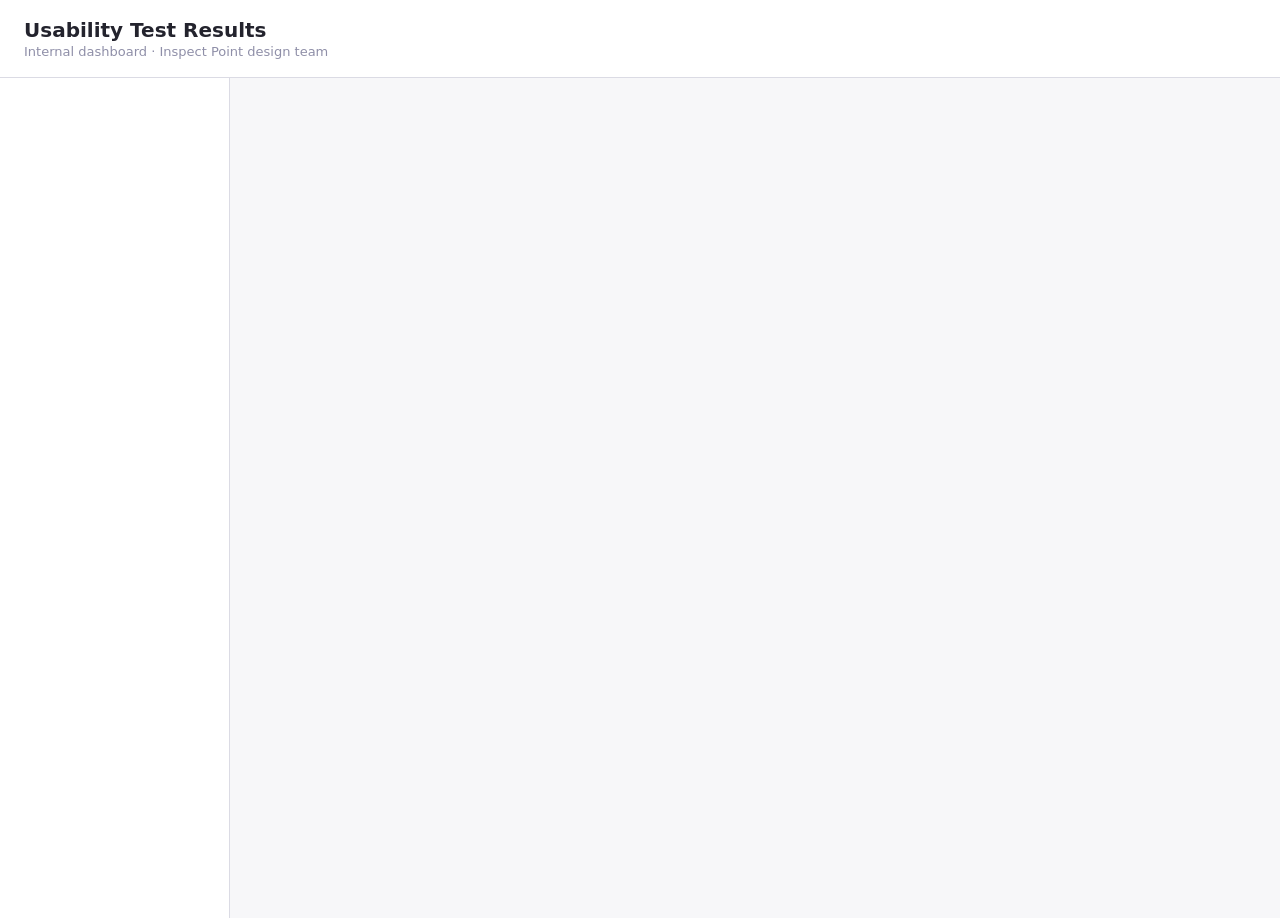
<file: .skill/usability-test-builder/assets/dashboard.html>
<!doctype html>
<html lang="en">
<head>
<meta charset="utf-8" />
<base target="_top" />
<style>
  :root { --purple:#3D1B9D; --coral:#EA6952; --ink:#23232D; --muted:#8F8FA8; --line:#DBDBE4;
          --bg:#F7F7F9; --green:#019064; --red:#DB2B39; }
  * { box-sizing:border-box; }
  body { margin:0; font-family:system-ui,-apple-system,"Segoe UI",sans-serif; color:var(--ink); background:var(--bg); }
  header { background:#fff; border-bottom:1px solid var(--line); padding:18px 24px; }
  header h1 { font-size:20px; margin:0; }
  header .sub { color:var(--muted); font-size:13px; margin-top:2px; }
  .wrap { display:flex; min-height:calc(100vh - 60px); }
  nav { width:230px; background:#fff; border-right:1px solid var(--line); padding:16px 12px; flex:0 0 auto; }
  nav button { display:block; width:100%; text-align:left; border:0; background:transparent; padding:10px 12px;
               border-radius:8px; font-size:14px; color:var(--ink); cursor:pointer; font-family:inherit; margin-bottom:2px; }
  nav button:hover { background:var(--bg); }
  nav button.active { background:#F0E2F3; color:var(--purple); font-weight:600; }
  nav .nav-head { font-size:11px; text-transform:uppercase; letter-spacing:.04em; color:var(--muted); margin:14px 12px 6px; }
  main { flex:1 1 auto; padding:24px; max-width:1000px; }
  h2 { font-size:18px; margin:0 0 16px; }
  .cards { display:grid; grid-template-columns:repeat(auto-fit,minmax(150px,1fr)); gap:12px; margin-bottom:24px; }
  .card { background:#fff; border:1px solid var(--line); border-radius:12px; padding:16px; }
  .card .label { font-size:12px; color:var(--muted); margin-bottom:6px; }
  .card .value { font-size:26px; font-weight:600; }
  table { width:100%; border-collapse:collapse; background:#fff; border:1px solid var(--line); border-radius:12px; overflow:hidden; }
  th, td { text-align:left; padding:11px 14px; font-size:13px; border-bottom:1px solid var(--line); }
  th { background:var(--bg); color:var(--muted); font-weight:600; }
  tr:last-child td { border-bottom:0; }
  tr.clickable { cursor:pointer; } tr.clickable:hover td { background:var(--bg); }
  .bar { height:8px; background:var(--line); border-radius:6px; overflow:hidden; min-width:80px; display:inline-block; vertical-align:middle; width:120px; }
  .bar > span { display:block; height:100%; background:var(--purple); }
  .barwrap { display:flex; align-items:center; gap:8px; }
  .pill { font-size:11px; padding:2px 8px; border-radius:20px; font-weight:600; }
  .pill.good { background:#D9FFF3; color:var(--green); } .pill.bad { background:#FBE5E6; color:var(--red); }
  .section-title { font-size:14px; font-weight:600; margin:26px 0 10px; }
  .resp { background:#fff; border:1px solid var(--line); border-radius:10px; padding:12px 14px; margin-bottom:8px; font-size:14px; line-height:1.5; }
  .resp .who { font-size:11px; color:var(--muted); margin-top:4px; }
  .empty { color:var(--muted); font-size:14px; padding:40px; text-align:center; }
  .muted { color:var(--muted); }
</style>
</head>
<body>
<header>
  <h1>Usability Test Results</h1>
  <div class="sub" id="subhead">Internal dashboard · Inspect Point design team</div>
</header>
<div class="wrap">
  <nav id="nav"></nav>
  <main id="main"></main>
</div>

<script>
  // Apps Script injects the sheet data here. (For local preview, replace with mock JSON.)
  var DATA = <?!= payload ?>;

  // ── helpers ──
  function num(v){ var n = parseFloat(v); return isNaN(n) ? null : n; }
  function mean(arr){ var v = arr.filter(function(x){return x!==null;}); return v.length ? v.reduce(function(a,b){return a+b;},0)/v.length : null; }
  function round(n,d){ if(n===null) return '—'; var f=Math.pow(10,d||0); return Math.round(n*f)/f; }
  function pct(n){ return n===null ? '—' : Math.round(n*100) + '%'; }

  var rows = (DATA.rows || []);
  var headers = (DATA.headers || []);

  // task column groups: "Task N completed/seconds/clicks/name"
  var taskNums = [];
  headers.forEach(function(h){ var m = /^Task (\d+) completed$/.exec(h); if(m) taskNums.push(parseInt(m[1],10)); });
  taskNums.sort(function(a,b){return a-b;});

  // survey columns: "Q: <name>" — classify numeric vs text from the data
  var qCols = headers.filter(function(h){ return h.indexOf('Q: ') === 0; });
  function isNumericCol(col){
    var vals = rows.map(function(r){return r[col];}).filter(function(v){return v!=='' && v!=null;});
    return vals.length>0 && vals.every(function(v){ return num(v)!==null; });
  }

  // group rows by Test
  var byTest = {};
  rows.forEach(function(r){ var t = (r['Test'] || 'Untitled').toString().trim() || 'Untitled'; (byTest[t] = byTest[t] || []).push(r); });
  var testNames = Object.keys(byTest).sort();

  // per-test completion rate across all task cells
  function completion(rs){
    var done=0, total=0;
    rs.forEach(function(r){ taskNums.forEach(function(n){ var c=r['Task '+n+' completed']; if(c==='Yes'||c==='No'){ total++; if(c==='Yes') done++; } }); });
    return total ? done/total : null;
  }
  function avgQ(rs, col){ return mean(rs.map(function(r){ return num(r[col]); })); }
  function lastRecorded(rs){ var ds = rs.map(function(r){return r['Recorded at'];}).filter(Boolean).sort(); return ds.length ? String(ds[ds.length-1]).slice(0,10) : '—'; }

  // find the SEQ "ease" column if present (for the overview)
  var easeCol = qCols.filter(function(c){ return /ease/i.test(c); })[0] || null;

  // ── rendering ──
  var nav = document.getElementById('nav'), main = document.getElementById('main');
  function render(view){
    // nav
    nav.innerHTML = '<button data-v="overview">Overview</button><div class="nav-head">Tests</div>' +
      testNames.map(function(t){ return '<button data-v="t:'+encodeURIComponent(t)+'">'+esc(t)+'</button>'; }).join('');
    Array.prototype.forEach.call(nav.querySelectorAll('button'), function(b){
      if(b.getAttribute('data-v')===view) b.classList.add('active');
      b.onclick = function(){ render(b.getAttribute('data-v')); };
    });
    if(view==='overview' || !view) renderOverview(); else renderTest(decodeURIComponent(view.slice(2)));
  }

  function renderOverview(){
    if(!rows.length){ main.innerHTML = '<div class="empty">No results yet. Once tests start coming in, they\'ll appear here.</div>'; return; }
    var totalSessions = rows.length;
    var overallComp = completion(rows);
    var overallEase = easeCol ? avgQ(rows, easeCol) : null;
    var html = '<h2>Overview — all tests</h2><div class="cards">' +
      card('Tests', testNames.length) +
      card('Total sessions', totalSessions) +
      card('Task completion', pct(overallComp)) +
      (easeCol ? card('Avg ease', round(overallEase,1) + ' / 5') : '') +
      '</div>';
    html += '<table><tr><th>Test</th><th>Sessions</th><th>Task completion</th>' + (easeCol?'<th>Avg ease</th>':'') + '<th>Last result</th></tr>';
    testNames.forEach(function(t){
      var rs = byTest[t], comp = completion(rs);
      html += '<tr class="clickable" data-go="'+encodeURIComponent(t)+'"><td>'+esc(t)+'</td><td>'+rs.length+'</td>' +
        '<td>'+barCell(comp)+'</td>' + (easeCol?'<td>'+(avgQ(rs,easeCol)===null?'—':round(avgQ(rs,easeCol),1)+' / 5')+'</td>':'') +
        '<td class="muted">'+lastRecorded(rs)+'</td></tr>';
    });
    html += '</table>';
    main.innerHTML = html;
    Array.prototype.forEach.call(main.querySelectorAll('tr[data-go]'), function(tr){
      tr.onclick = function(){ render('t:'+tr.getAttribute('data-go')); };
    });
  }

  function renderTest(name){
    var rs = byTest[name] || [];
    var html = '<h2>'+esc(name)+'</h2>';
    if(!rs.length){ main.innerHTML = html + '<div class="empty">No sessions for this test yet.</div>'; return; }
    var comp = completion(rs);
    html += '<div class="cards">' + card('Sessions', rs.length) + card('Task completion', pct(comp));
    qCols.filter(isNumericCol).forEach(function(c){ html += card('Avg ' + c.slice(3), (avgQ(rs,c)===null?'—':round(avgQ(rs,c),1)+' / 5')); });
    html += '</div>';

    // per-task table
    html += '<div class="section-title">By task</div><table><tr><th>Task</th><th>Completion</th><th>Avg time</th><th>Avg clicks</th></tr>';
    taskNums.forEach(function(n){
      var done=0,total=0,times=[],clicks=[],label=null;
      rs.forEach(function(r){ var c=r['Task '+n+' completed']; if(c==='Yes'||c==='No'){total++; if(c==='Yes')done++;}
        var s=num(r['Task '+n+' seconds']); if(s!==null)times.push(s); var ck=num(r['Task '+n+' clicks']); if(ck!==null)clicks.push(ck);
        if(!label && r['Task '+n+' name']) label=r['Task '+n+' name']; });
      var cr = total?done/total:null;
      html += '<tr><td>'+esc(label||('Task '+n))+'</td><td>'+barCell(cr)+'</td><td>'+(mean(times)===null?'—':round(mean(times),0)+'s')+'</td><td>'+(mean(clicks)===null?'—':round(mean(clicks),1))+'</td></tr>';
    });
    html += '</table>';

    // open-text responses
    var textCols = qCols.filter(function(c){ return !isNumericCol(c); });
    textCols.forEach(function(c){
      var answers = rs.map(function(r){ return {a:(r[c]||'').toString().trim(), who:r['Participant']}; }).filter(function(x){return x.a;});
      html += '<div class="section-title">'+esc(c.slice(3))+'</div>';
      html += answers.length ? answers.map(function(x){ return '<div class="resp">'+esc(x.a)+'<div class="who">'+esc(x.who||'')+'</div></div>'; }).join('') : '<div class="muted">No responses.</div>';
    });
    main.innerHTML = html;
  }

  function card(label,value){ return '<div class="card"><div class="label">'+esc(label)+'</div><div class="value">'+value+'</div></div>'; }
  function barCell(frac){ if(frac===null) return '—'; var p=Math.round(frac*100); var cls = p>=70?'good':(p<40?'bad':'');
    return '<div class="barwrap"><span class="bar"><span style="width:'+p+'%"></span></span><span class="pill '+cls+'">'+p+'%</span></div>'; }
  function esc(s){ return (s==null?'':String(s)).replace(/[&<>"]/g,function(c){return {'&':'&amp;','<':'&lt;','>':'&gt;','"':'&quot;'}[c];}); }

  render('overview');
</script>
</body>
</html>
</file>
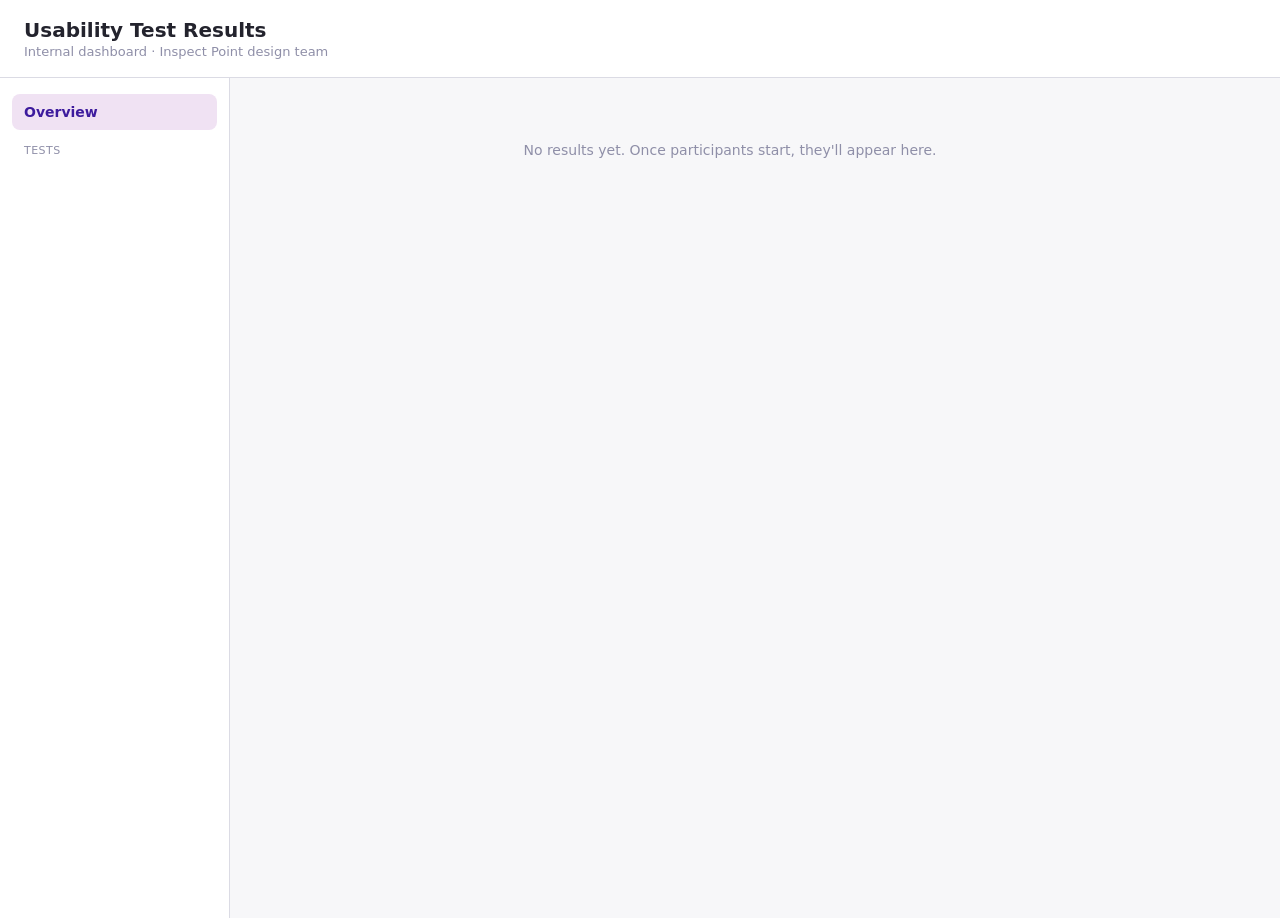
<file: .skill/usability-test-builder/assets/results-server/dashboard.html>
<!doctype html>
<html lang="en">
<head>
<meta charset="utf-8" />
<meta name="viewport" content="width=device-width, initial-scale=1" />
<title>Usability Test Results</title>
<style>
  :root { --purple:#3D1B9D; --coral:#EA6952; --ink:#23232D; --muted:#8F8FA8; --line:#DBDBE4;
          --bg:#F7F7F9; --green:#019064; --red:#DB2B39; --amber:#866B00; }
  * { box-sizing:border-box; }
  body { margin:0; font-family:system-ui,-apple-system,"Segoe UI",sans-serif; color:var(--ink); background:var(--bg); }
  header { background:#fff; border-bottom:1px solid var(--line); padding:18px 24px; }
  header h1 { font-size:20px; margin:0; }
  header .sub { color:var(--muted); font-size:13px; margin-top:2px; }
  .wrap { display:flex; min-height:calc(100vh - 60px); }
  nav { width:230px; background:#fff; border-right:1px solid var(--line); padding:16px 12px; flex:0 0 auto; }
  nav button { display:block; width:100%; text-align:left; border:0; background:transparent; padding:10px 12px;
               border-radius:8px; font-size:14px; color:var(--ink); cursor:pointer; font-family:inherit; margin-bottom:2px; }
  nav button:hover { background:var(--bg); }
  nav button.active { background:#F0E2F3; color:var(--purple); font-weight:600; }
  nav .nav-head { font-size:11px; text-transform:uppercase; letter-spacing:.04em; color:var(--muted); margin:14px 12px 6px; }
  main { flex:1 1 auto; padding:24px; max-width:1000px; }
  h2 { font-size:18px; margin:0 0 16px; }
  .cards { display:grid; grid-template-columns:repeat(auto-fit,minmax(140px,1fr)); gap:12px; margin-bottom:24px; }
  .card { background:#fff; border:1px solid var(--line); border-radius:12px; padding:16px; }
  .card .label { font-size:12px; color:var(--muted); margin-bottom:6px; }
  .card .value { font-size:26px; font-weight:600; }
  table { width:100%; border-collapse:collapse; background:#fff; border:1px solid var(--line); border-radius:12px; overflow:hidden; }
  th, td { text-align:left; padding:11px 14px; font-size:13px; border-bottom:1px solid var(--line); }
  th { background:var(--bg); color:var(--muted); font-weight:600; }
  tr:last-child td { border-bottom:0; }
  tr.clickable { cursor:pointer; } tr.clickable:hover td { background:var(--bg); }
  .bar { height:8px; background:var(--line); border-radius:6px; overflow:hidden; min-width:80px; display:inline-block; vertical-align:middle; width:120px; }
  .bar > span { display:block; height:100%; background:var(--purple); }
  .barwrap { display:flex; align-items:center; gap:8px; }
  .pill { font-size:11px; padding:2px 8px; border-radius:20px; font-weight:600; display:inline-block; }
  .pill.good { background:#D9FFF3; color:var(--green); } .pill.bad { background:#FBE5E6; color:var(--red); }
  .pill.completed { background:#D9FFF3; color:var(--green); } .pill.abandoned { background:#FBE5E6; color:var(--red); }
  .pill.in-progress { background:#FFF3C5; color:var(--amber); }
  .section-title { font-size:14px; font-weight:600; margin:26px 0 10px; }
  .resp { background:#fff; border:1px solid var(--line); border-radius:10px; padding:12px 14px; margin-bottom:8px; font-size:14px; line-height:1.5; }
  .resp .who { font-size:11px; color:var(--muted); margin-top:4px; }
  .empty { color:var(--muted); font-size:14px; padding:40px; text-align:center; }
  .muted { color:var(--muted); }
  tr.prow { cursor:pointer; } tr.prow:hover td { background:var(--bg); }
  .pname { font-weight:600; color:var(--purple); }
  .pchev { display:inline-block; width:10px; margin-right:8px; color:var(--muted); font-weight:700; transform:rotate(0deg); transition:transform .15s ease; }
  tr.prow.open .pchev { transform:rotate(90deg); }
  tr.pdetail td { background:#FBFBFD; padding:6px 20px; }
  .ppath { border-top:1px solid var(--line); } .ppath:first-child { border-top:0; }
  .ptask { display:flex; align-items:center; gap:8px; width:100%; text-align:left; background:transparent; border:0; cursor:pointer; font-family:inherit; padding:10px 0; color:var(--purple); }
  .ptask .tchev { display:inline-block; width:10px; color:var(--muted); font-weight:700; transform:rotate(0deg); transition:transform .15s ease; }
  .ppath.open .ptask .tchev { transform:rotate(90deg); }
  .ptask-name { font-size:11px; font-weight:700; text-transform:uppercase; letter-spacing:.05em; }
  .tcount { margin-left:auto; font-size:11px; font-weight:400; color:var(--muted); }
  .psteps { counter-reset:step; list-style:none; margin:0 0 12px; padding:0 0 0 2px; }
  .psteps li { counter-increment:step; position:relative; padding:0 0 12px 30px; font-size:13px; line-height:1.45; color:var(--ink); }
  .psteps li:last-child { padding-bottom:0; }
  .psteps li::before { content:counter(step); position:absolute; left:0; top:-1px; width:20px; height:20px; border-radius:50%; background:var(--purple); color:#fff; font-size:10px; font-weight:700; line-height:20px; text-align:center; }
  .psteps li:not(:last-child)::after { content:""; position:absolute; left:9px; top:20px; bottom:0; width:2px; background:var(--line); }
  .pill.invited { background:#EDEBFF; color:var(--purple); }
  .pacts { display:flex; gap:6px; }
  .btn { font-family:inherit; font-size:12px; font-weight:600; border:1px solid var(--line); background:#fff; color:var(--ink); border-radius:8px; padding:5px 10px; cursor:pointer; white-space:nowrap; }
  .btn:hover { background:var(--bg); }
  .btn:disabled { opacity:.45; cursor:not-allowed; }
  .btn.danger { color:var(--red); border-color:#F3C6C9; }
  .btn.danger:hover { background:#FBE5E6; }
  .btn.primary { background:var(--purple); color:#fff; border-color:var(--purple); }
  .btn.primary:hover { background:#54265E; }
  .btn.copied { background:#D9FFF3; color:var(--green); border-color:#9ee9d0; }
  .section-title .newp { float:right; margin-top:-4px; }
  .modal-backdrop { position:fixed; inset:0; background:rgba(35,35,45,.45); display:flex; align-items:center; justify-content:center; padding:24px; z-index:50; }
  .modal { background:#fff; border-radius:14px; width:100%; max-width:460px; box-shadow:0 20px 60px rgba(0,0,0,.25); overflow:hidden; }
  .modal .m-head { padding:18px 20px; border-bottom:1px solid var(--line); }
  .modal .m-head h3 { margin:0; font-size:16px; }
  .modal .m-head .sub { color:var(--muted); font-size:12px; margin-top:3px; }
  .modal .m-body { padding:20px; }
  .modal .field { margin-bottom:16px; }
  .modal .field:last-child { margin-bottom:0; }
  .modal label { display:block; font-size:12px; font-weight:600; color:var(--muted); margin:0 0 6px; }
  .modal input[type=text] { width:100%; padding:10px 12px; font-size:14px; border:1px solid var(--line); border-radius:9px; font-family:inherit; color:var(--ink); }
  .modal input[type=text]:focus { outline:none; border-color:var(--purple); }
  .modal input[readonly] { background:var(--bg); }
  .modal .hint { font-size:12px; color:var(--muted); margin:6px 0 0; line-height:1.4; }
  .modal .urlbox { display:flex; gap:8px; align-items:center; }
  .modal .urlbox input { flex:1 1 auto; }
  .modal .m-foot { display:flex; justify-content:flex-end; gap:8px; padding:14px 20px; border-top:1px solid var(--line); background:var(--bg); }
  .modal .m-err { color:var(--red); font-size:12px; margin:12px 0 0; min-height:14px; }
</style>
</head>
<body>
<header>
  <h1>Usability Test Results</h1>
  <div class="sub">Internal dashboard · Inspect Point design team</div>
</header>
<div class="wrap">
  <nav id="nav"></nav>
  <main id="main"><div class="empty">Loading results…</div></main>
</div>
<div id="modal-root"></div>

<!--RESULTS_DATA-->
<script>
  function init(DATA) {
    function num(v){ var n = parseFloat(v); return isNaN(n) ? null : n; }
    function mean(a){ var v=a.filter(function(x){return x!==null;}); return v.length? v.reduce(function(p,c){return p+c;},0)/v.length : null; }
    function round(n,d){ if(n===null) return '—'; var f=Math.pow(10,d||0); return Math.round(n*f)/f; }
    function pct(n){ return n===null?'—':Math.round(n*100)+'%'; }
    function esc(s){ return (s==null?'':String(s)).replace(/[&<>"]/g,function(c){return {'&':'&amp;','<':'&lt;','>':'&gt;','"':'&quot;'}[c];}); }
    function fmtDT(iso){ if(!iso) return '—'; var d=new Date(iso); if(isNaN(d.getTime())) return '—'; return d.toLocaleString(undefined,{year:'numeric',month:'short',day:'numeric',hour:'numeric',minute:'2-digit'}); }

    var rows=(DATA.rows||[]), headers=(DATA.headers||[]);
    var taskNums=[]; headers.forEach(function(h){ var m=/^Task (\d+) completed$/.exec(h); if(m) taskNums.push(parseInt(m[1],10)); });
    taskNums.sort(function(a,b){return a-b;});
    var qCols=headers.filter(function(h){ return h.indexOf('Q: ')===0; });
    function isNum(c){ var v=rows.map(function(r){return r[c];}).filter(function(x){return x!==''&&x!=null;}); return v.length>0 && v.every(function(x){return num(x)!==null;}); }
    function who(r){ return r['Name'] || r['PID'] || r['Session'] || '—'; }
    function statusOf(r){ return r['Status'] || (r['Finished at']?'completed':'in-progress'); }

    var byTest={}; rows.forEach(function(r){ var t=(r['Test']||'Untitled').toString().trim()||'Untitled'; (byTest[t]=byTest[t]||[]).push(r); });
    var testNames=Object.keys(byTest).sort();

    function count(rs,st){ return rs.filter(function(r){return statusOf(r)===st;}).length; }
    function completion(rs){ var d=0,t=0; rs.forEach(function(r){ taskNums.forEach(function(n){ var c=r['Task '+n+' completed']; if(c==='Yes'||c==='No'){t++; if(c==='Yes')d++;} }); }); return t?d/t:null; }
    function avgQ(rs,c){ return mean(rs.map(function(r){return num(r[c]);})); }
    function lastRec(rs){ var d=rs.map(function(r){return r['Recorded at'];}).filter(Boolean).sort(); return d.length?String(d[d.length-1]).slice(0,10):'—'; }
    var easeCol=qCols.filter(function(c){return /ease/i.test(c);})[0]||null;
    // Scope survey columns to a given test's own rows so tests never show each other's questions.
    function qColsForRows(rs){ return qCols.filter(function(c){ return rs.some(function(r){ return r[c]!==''&&r[c]!=null; }); }); }
    function isNumIn(rs,c){ var v=rs.map(function(r){return r[c];}).filter(function(x){return x!==''&&x!=null;}); return v.length>0 && v.every(function(x){return num(x)!==null;}); }

    var nav=document.getElementById('nav'), main=document.getElementById('main');
    function render(view){
      nav.innerHTML='<button data-v="overview">Overview</button><div class="nav-head">Tests</div>'+
        testNames.map(function(t){return '<button data-v="t:'+encodeURIComponent(t)+'">'+esc(t)+'</button>';}).join('');
      Array.prototype.forEach.call(nav.querySelectorAll('button'),function(b){ if(b.getAttribute('data-v')===view)b.classList.add('active'); b.onclick=function(){render(b.getAttribute('data-v'));}; });
      if(view==='overview'||!view) overview(); else testView(decodeURIComponent(view.slice(2)));
    }

    function card(l,v){ return '<div class="card"><div class="label">'+esc(l)+'</div><div class="value">'+v+'</div></div>'; }
    function barCell(f){ if(f===null) return '—'; var p=Math.round(f*100); var cls=p>=70?'good':(p<40?'bad':''); return '<div class="barwrap"><span class="bar"><span style="width:'+p+'%"></span></span><span class="pill '+cls+'">'+p+'%</span></div>'; }
    function statusPill(st){ return '<span class="pill '+st+'">'+st+'</span>'; }

    // Test name → participant link base. Keep in sync with the tests listed in index.html.
    // The copy-link button and the New-participant modal both build "<base>?pid=<pid>" from this.
    var TEST_URLS = {
      "Components: Setup": "https://inspectpoint.github.io/usability_testing/component-setup/Component%20Setup%20%E2%80%94%20Test.html",
      "Demo": "https://inspectpoint.github.io/usability_testing/demo/Demo%20%E2%80%94%20Test.html",
      "Component Setup": "https://inspectpoint.github.io/usability_testing/component-setup-internal-test/Component%20Setup%20%E2%80%94%20Test.html"
    };
    function baseFor(test){ return TEST_URLS[test] || ''; }
    function pidUrl(base, pid){ if(!base||!pid) return ''; return base + (base.indexOf('?')>=0?'&':'?') + 'pid=' + encodeURIComponent(pid); }

    function copyText(text){
      if (navigator.clipboard && navigator.clipboard.writeText) return navigator.clipboard.writeText(text);
      return new Promise(function(resolve,reject){
        try { var ta=document.createElement('textarea'); ta.value=text; ta.style.position='fixed'; ta.style.opacity='0';
          document.body.appendChild(ta); ta.select(); document.execCommand('copy'); document.body.removeChild(ta); resolve(); }
        catch(e){ reject(e); }
      });
    }
    function flashCopied(btn){ var t=btn.textContent; btn.textContent='Copied!'; btn.classList.add('copied');
      setTimeout(function(){ btn.textContent=t; btn.classList.remove('copied'); }, 1400); }

    var modalRoot=document.getElementById('modal-root');
    function closeModal(){ modalRoot.innerHTML=''; }
    modalRoot.addEventListener('click', function(e){ if(e.target===modalRoot.firstChild) closeModal(); });
    document.addEventListener('keydown', function(e){ if(e.key==='Escape') closeModal(); });

    function openNewParticipant(test){
      modalRoot.innerHTML =
        '<div class="modal-backdrop"><div class="modal">'+
          '<div class="m-head"><h3>New participant</h3><div class="sub">'+esc(test)+'</div></div>'+
          '<div class="m-body">'+
            '<div class="field"><label for="np-name">Name <span style="font-weight:400">(optional)</span></label>'+
              '<input type="text" id="np-name" placeholder="e.g. Jordan at Acme Fire" autocomplete="off" /></div>'+
            '<div class="field"><label for="np-base">Test link</label>'+
              '<input type="text" id="np-base" value="'+esc(baseFor(test))+'" />'+
              '<p class="hint">The PID is generated on save and appended to this link automatically.</p></div>'+
            '<div class="m-err" id="np-err"></div>'+
          '</div>'+
          '<div class="m-foot"><button type="button" class="btn" id="np-cancel">Cancel</button>'+
            '<button type="button" class="btn primary" id="np-create">Create &amp; get link</button></div>'+
        '</div></div>';
      var nameEl=document.getElementById('np-name'), baseEl=document.getElementById('np-base'), errEl=document.getElementById('np-err');
      document.getElementById('np-cancel').onclick=closeModal;
      nameEl.focus();
      document.getElementById('np-create').onclick=function(){
        var btn=this; btn.disabled=true; errEl.textContent='';
        fetch('/api/participant', { method:'POST', headers:{'Content-Type':'application/json'},
          body: JSON.stringify({ test:test, participantName:nameEl.value.trim() }) })
          .then(function(r){ if(!r.ok) throw new Error('Server returned '+r.status); return r.json(); })
          .then(function(d){ showCreated(test, d.pid, baseEl.value.trim(), nameEl.value.trim()); })
          .catch(function(err){ btn.disabled=false; errEl.textContent='Could not create participant — '+err.message; });
      };
    }

    function showCreated(test, pid, base, name){
      var url=pidUrl(base, pid);
      modalRoot.innerHTML =
        '<div class="modal-backdrop"><div class="modal">'+
          '<div class="m-head"><h3>Participant created</h3><div class="sub">'+esc(name||'(no name)')+' · PID '+esc(pid)+'</div></div>'+
          '<div class="m-body">'+
            '<div class="field"><label>Link to send</label><div class="urlbox">'+
              '<input type="text" id="np-url" readonly value="'+esc(url)+'" />'+
              '<button type="button" class="btn primary" id="np-copy">Copy</button></div>'+
              '<p class="hint">They appear as “invited” in the table until they start the test.</p></div>'+
          '</div>'+
          '<div class="m-foot"><button type="button" class="btn primary" id="np-done">Done</button></div>'+
        '</div></div>';
      var urlEl=document.getElementById('np-url');
      document.getElementById('np-copy').onclick=function(){ var b=this; urlEl.select(); copyText(url).then(function(){ flashCopied(b); }); };
      document.getElementById('np-done').onclick=function(){ closeModal(); render('t:'+encodeURIComponent(test)); };
      urlEl.select();
    }

    function deleteRow(session, test, pid, name){
      if(!confirm('Delete the result for '+(name||pid||'this participant')+'?\nThis removes it from the data and can\'t be undone.')) return;
      var qs = session ? 'session='+encodeURIComponent(session) : 'test='+encodeURIComponent(test)+'&pid='+encodeURIComponent(pid);
      fetch('/api/results?'+qs, { method:'DELETE' })
        .then(function(r){ if(!r.ok) throw new Error('Server returned '+r.status); return r.json(); })
        .then(function(){ render('t:'+encodeURIComponent(test)); })
        .catch(function(err){ alert('Could not delete — '+err.message); });
    }

    function overview(){
      if(!rows.length){ main.innerHTML='<div class="empty">No results yet. Once participants start, they\'ll appear here.</div>'; return; }
      var html='<h2>Overview — all tests</h2><div class="cards">'+
        card('Tests',testNames.length)+card('Participants',rows.length)+
        card('Completed',count(rows,'completed'))+card('Abandoned',count(rows,'abandoned'))+
        '</div>';  // per-test averages live in each test's own view (no cross-test mixing)
      html+='<table><tr><th>Test</th><th>Participants</th><th>Completed</th><th>Abandoned</th><th>Task completion</th><th>Last result</th></tr>';
      testNames.forEach(function(t){ var rs=byTest[t];
        html+='<tr class="clickable" data-go="'+encodeURIComponent(t)+'"><td>'+esc(t)+'</td><td>'+rs.length+'</td><td>'+count(rs,'completed')+'</td><td>'+count(rs,'abandoned')+'</td><td>'+barCell(completion(rs))+'</td><td class="muted">'+lastRec(rs)+'</td></tr>';
      });
      html+='</table>';
      main.innerHTML=html;
      Array.prototype.forEach.call(main.querySelectorAll('tr[data-go]'),function(tr){ tr.onclick=function(){render('t:'+tr.getAttribute('data-go'));}; });
    }

    function testView(name){
      var rs=byTest[name]||[]; var html='<h2>'+esc(name)+'</h2>';
      if(!rs.length){ main.innerHTML=html+'<div class="empty">No sessions yet.</div>'; return; }
      var done=rs.filter(function(r){return statusOf(r)==='completed';});
      var localQ=qColsForRows(rs);  // only this test's survey questions
      var numQ=localQ.filter(function(c){return isNumIn(rs,c);});  // numeric (rating) questions
      html+='<div class="cards">'+card('Participants',rs.length)+card('Completed',done.length)+card('Abandoned',count(rs,'abandoned'))+card('Task completion',pct(completion(rs)));
      numQ.forEach(function(c){ html+=card('Avg '+c.slice(3),(avgQ(done,c)===null?'—':round(avgQ(done,c),1)+' / 5')); });
      html+='</div>';

      // who did what
      var pcols=6+numQ.length;
      html+='<div class="section-title">Participants <span class="muted" style="font-weight:400">— click a name to see the path they took</span><button type="button" class="btn primary newp" data-newp>+ New participant</button></div><table><tr><th>Participant</th><th>PID</th><th>Status</th><th>Last task reached</th>'+numQ.map(function(c){return '<th>'+esc(c.slice(3))+'</th>';}).join('')+'<th>Completed</th><th>Actions</th></tr>';
      rs.forEach(function(r,ri){
        var purl=pidUrl(baseFor(name), r['PID']||'');
        var copyBtn='<button type="button" class="btn" data-copy="'+esc(purl)+'"'+(purl?'':' disabled title="No link configured for this test"')+'>Copy link</button>';
        var delBtn='<button type="button" class="btn danger" data-del data-session="'+esc(r['Session']||'')+'" data-pid="'+esc(r['PID']||'')+'" data-name="'+esc(r['Name']||'')+'">Delete</button>';
        html+='<tr class="prow" data-ri="'+ri+'"><td><span class="pchev" aria-hidden="true">&#8250;</span><span class="pname">'+esc(r['Name']||'—')+'</span></td><td class="muted">'+esc(r['PID']||'—')+'</td><td>'+statusPill(statusOf(r))+'</td><td>'+esc(r['Last task reached']||'—')+'</td>'+numQ.map(function(c){return '<td>'+(r[c]===''||r[c]==null?'—':esc(r[c]))+'</td>';}).join('')+'<td class="muted">'+fmtDT(r['Finished at'])+'</td><td><div class="pacts">'+copyBtn+delBtn+'</div></td></tr>';
        var paths=taskNums.map(function(n){ var p=(r['Task '+n+' click path']||'').toString().trim(); if(!p) return ''; var nm=r['Task '+n+' name']||('Task '+n); var stepArr=p.split(' > '); var items=stepArr.map(function(s){return '<li>'+esc(s)+'</li>';}).join(''); return '<div class="ppath"><button type="button" class="ptask"><span class="tchev" aria-hidden="true">&#8250;</span><span class="ptask-name">'+esc(nm)+'</span><span class="tcount">'+stepArr.length+' step'+(stepArr.length===1?'':'s')+'</span></button><ol class="psteps" hidden>'+items+'</ol></div>'; }).filter(Boolean).join('');
        html+='<tr class="pdetail" data-ri="'+ri+'" style="display:none"><td colspan="'+pcols+'">'+(paths||'<span class="muted">No click path recorded.</span>')+'</td></tr>';
      });
      html+='</table>';

      // by task
      html+='<div class="section-title">By task</div><table><tr><th>Task</th><th>Completion</th><th>Avg time</th><th>Avg clicks</th></tr>';
      taskNums.forEach(function(n){ var d=0,t=0,times=[],clicks=[],label=null;
        rs.forEach(function(r){ var c=r['Task '+n+' completed']; if(c==='Yes'||c==='No'){t++; if(c==='Yes')d++;} var s=num(r['Task '+n+' seconds']); if(s!==null)times.push(s); var ck=num(r['Task '+n+' clicks']); if(ck!==null)clicks.push(ck); if(!label&&r['Task '+n+' name'])label=r['Task '+n+' name']; });
        html+='<tr><td>'+esc(label||('Task '+n))+'</td><td>'+barCell(t?d/t:null)+'</td><td>'+(mean(times)===null?'—':round(mean(times),0)+'s')+'</td><td>'+(mean(clicks)===null?'—':round(mean(clicks),1))+'</td></tr>';
      });
      html+='</table>';

      // open text (completed + abandoned, whoever answered)
      localQ.filter(function(c){return !isNumIn(rs,c);}).forEach(function(c){
        var ans=rs.map(function(r){return {a:(r[c]||'').toString().trim(),who:who(r)};}).filter(function(x){return x.a;});
        html+='<div class="section-title">'+esc(c.slice(3))+'</div>';
        html+= ans.length? ans.map(function(x){return '<div class="resp">'+esc(x.a)+'<div class="who">'+esc(x.who)+'</div></div>';}).join('') : '<div class="muted">No responses.</div>';
      });
      main.innerHTML=html;
      Array.prototype.forEach.call(main.querySelectorAll('tr.prow'),function(tr){ tr.onclick=function(e){
        if(e.target.closest('.pacts')) return; // don't toggle the path when using the row's buttons
        var d=main.querySelector('tr.pdetail[data-ri="'+tr.getAttribute('data-ri')+'"]'); if(!d) return;
        d.style.display = d.style.display==='none' ? 'table-row' : 'none';
        tr.classList.toggle('open');
      }; });
      var newpBtn=main.querySelector('[data-newp]'); if(newpBtn) newpBtn.onclick=function(){ openNewParticipant(name); };
      Array.prototype.forEach.call(main.querySelectorAll('[data-copy]'),function(btn){ btn.onclick=function(e){ e.stopPropagation();
        var u=btn.getAttribute('data-copy'); if(!u) return; copyText(u).then(function(){ flashCopied(btn); }); }; });
      Array.prototype.forEach.call(main.querySelectorAll('[data-del]'),function(btn){ btn.onclick=function(e){ e.stopPropagation();
        deleteRow(btn.getAttribute('data-session'), name, btn.getAttribute('data-pid'), btn.getAttribute('data-name')); }; });
      Array.prototype.forEach.call(main.querySelectorAll('.ptask'),function(btn){ btn.onclick=function(e){ e.stopPropagation(); var ol=btn.nextElementSibling; if(!ol) return; var wasHidden=ol.hasAttribute('hidden'); if(wasHidden) ol.removeAttribute('hidden'); else ol.setAttribute('hidden',''); btn.parentNode.classList.toggle('open', wasHidden); }; });
    }

    render('overview');
  }

  init(window.__RESULTS__ || { headers: [], rows: [] });
</script>
</body>
</html>
</file>
